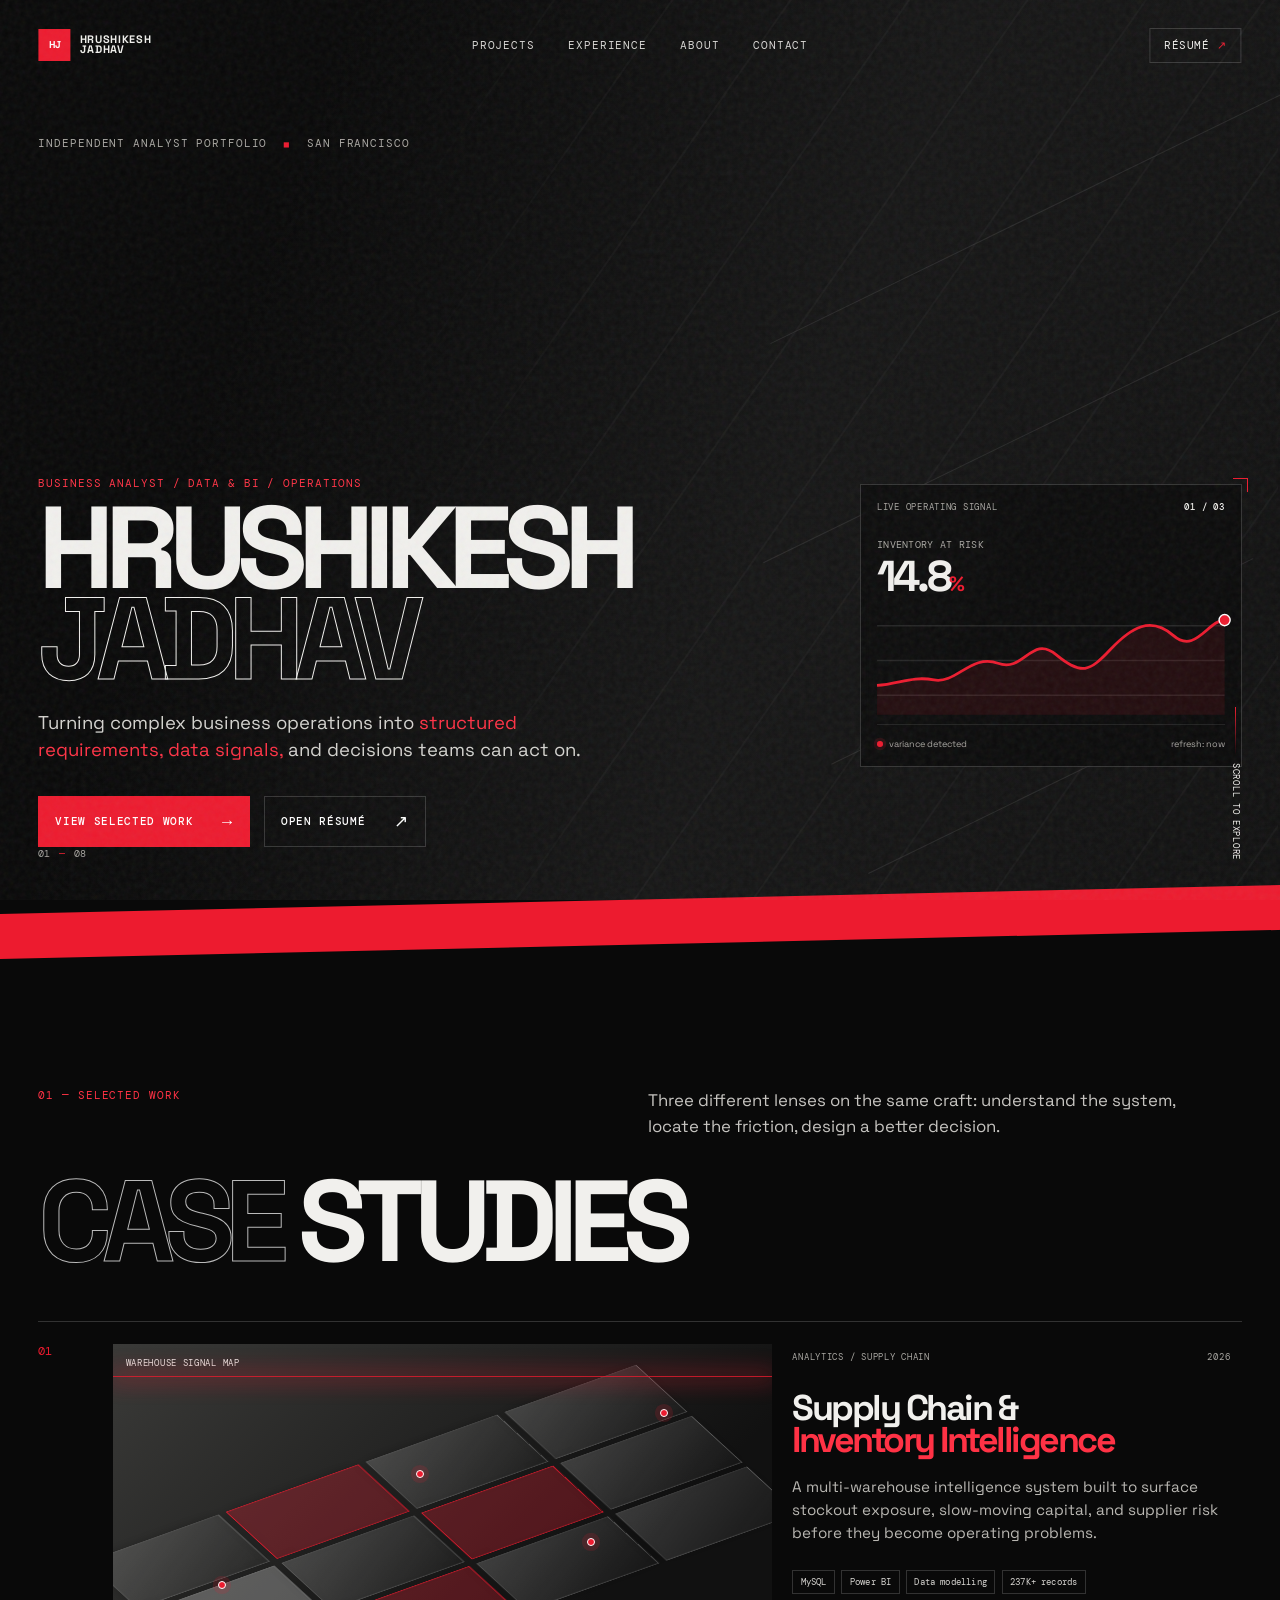
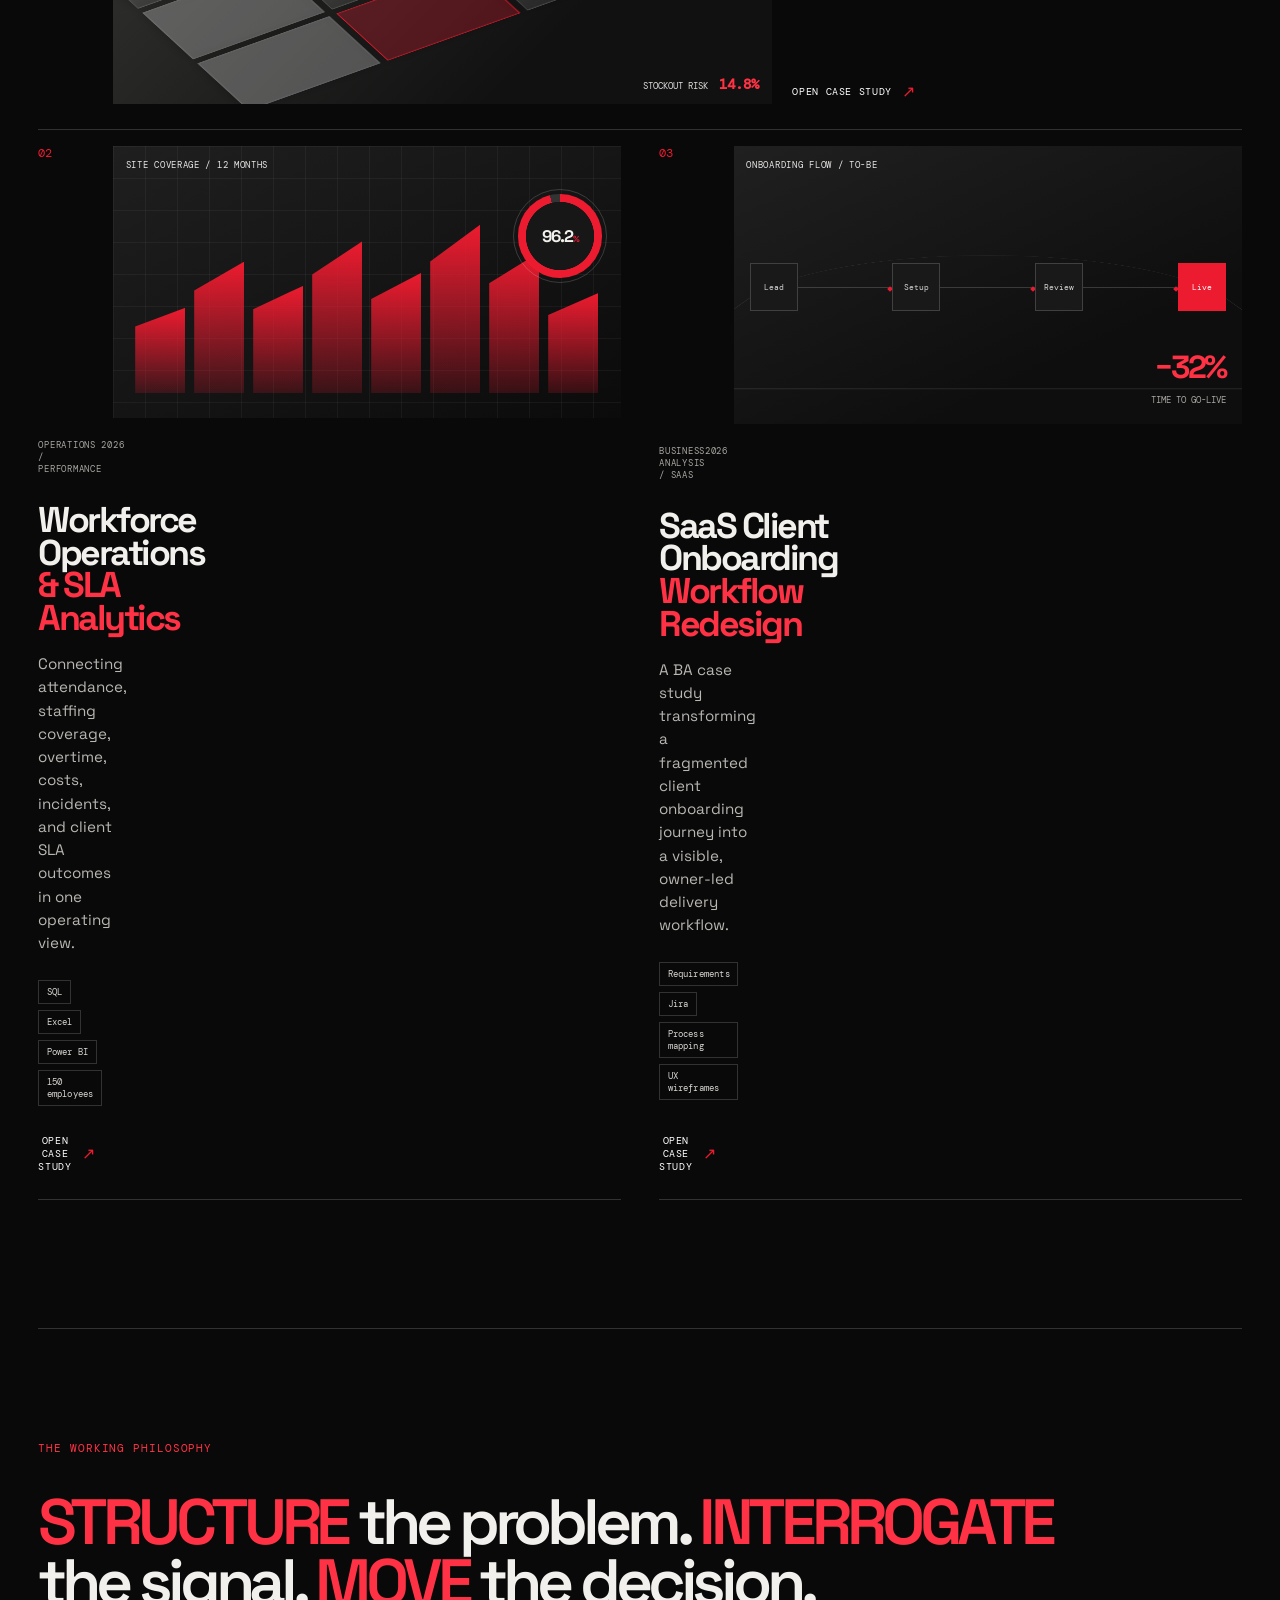
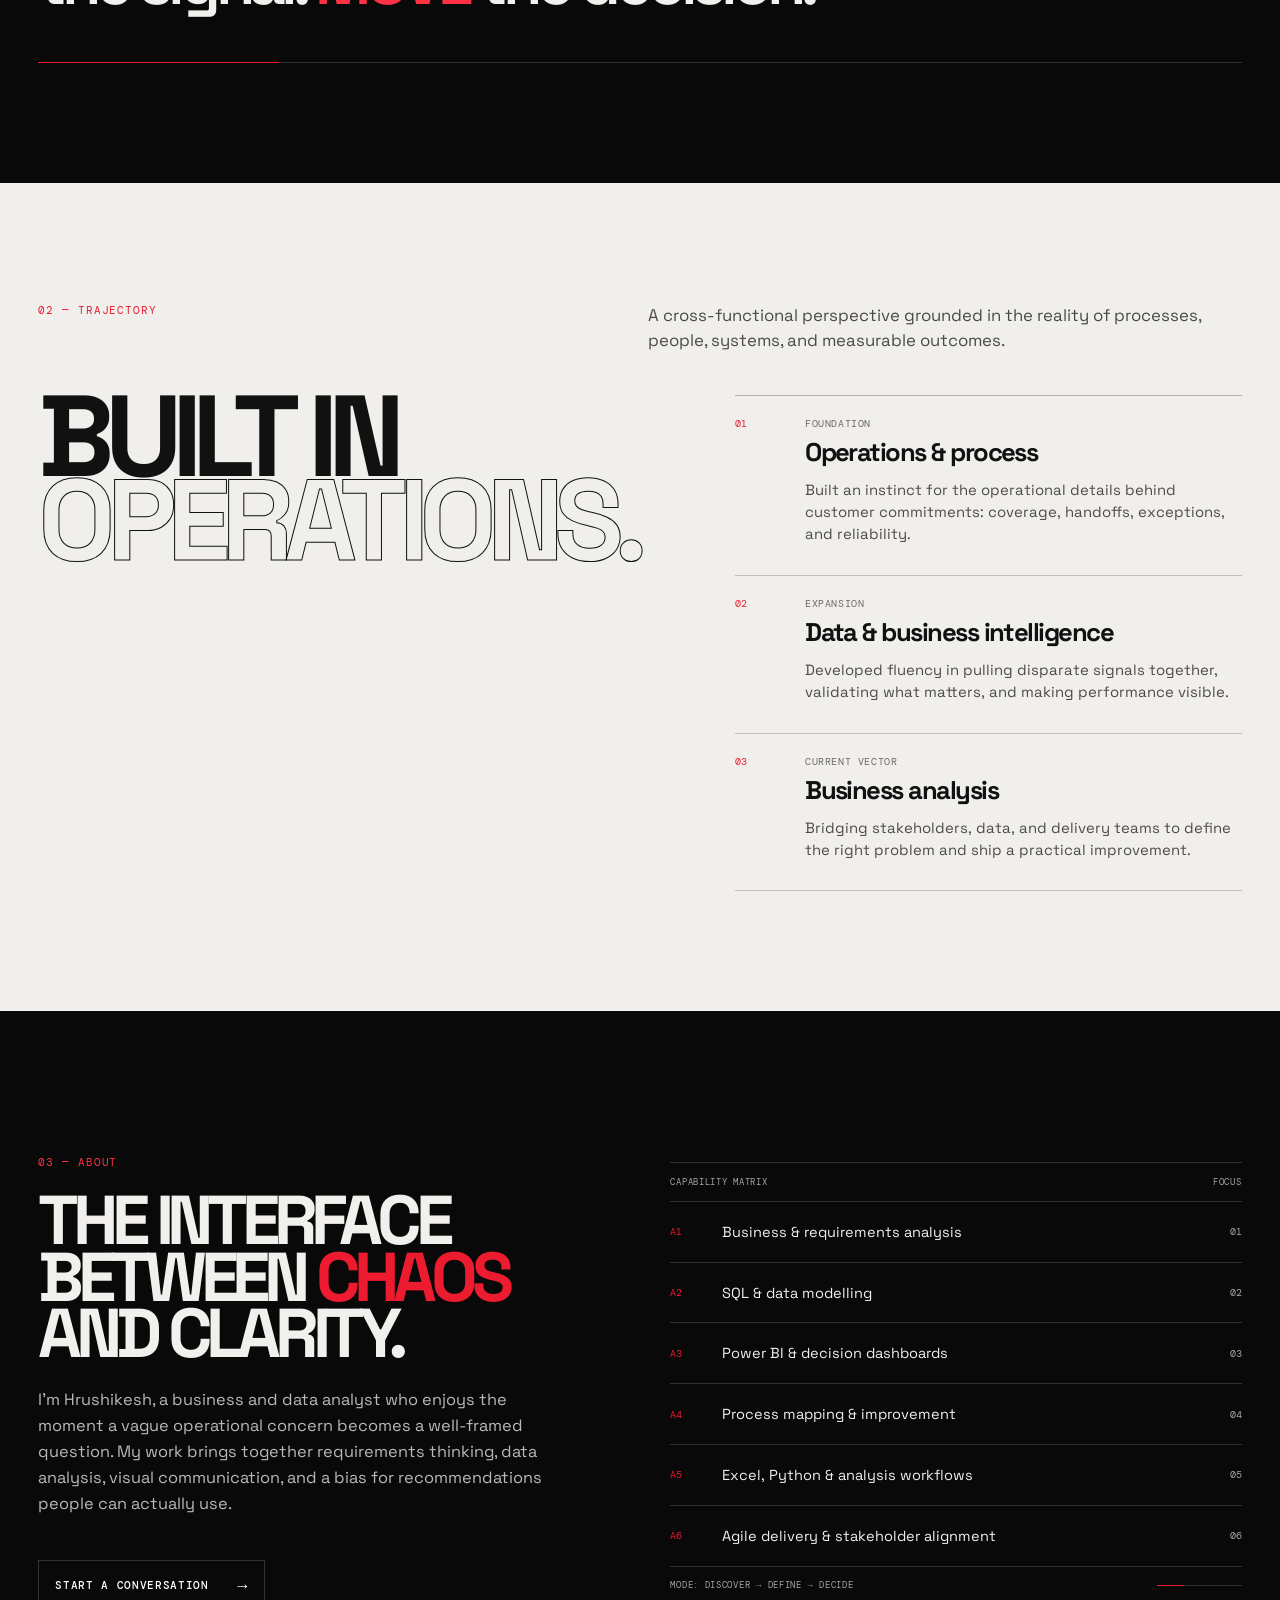
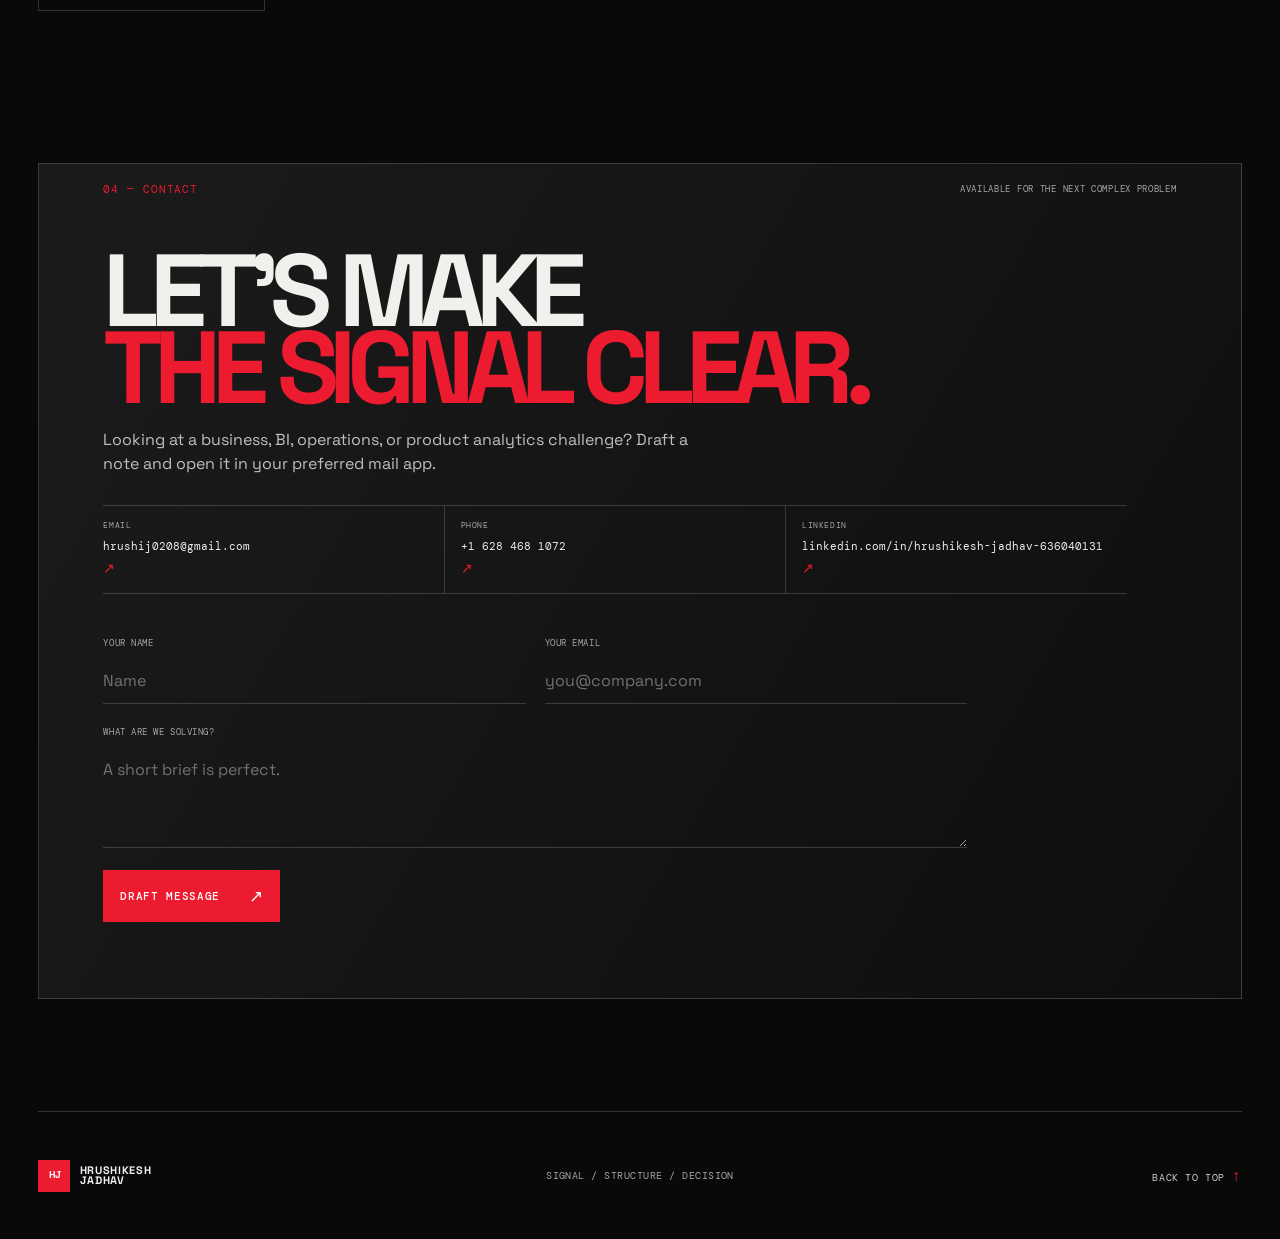
<file: index.html>
<!doctype html>
<html lang="en">
  <head>
    <meta charset="UTF-8" />
    <meta name="viewport" content="width=device-width, initial-scale=1.0" />
    <meta name="theme-color" content="#090909" />
    <meta
      name="description"
      content="Hrushikesh Jadhav — Business Analyst, Data & BI, and Operations Analytics portfolio."
    />
    <link rel="preconnect" href="https://fonts.googleapis.com" />
    <link rel="preconnect" href="https://fonts.gstatic.com" crossorigin />
    <link
      href="https://fonts.googleapis.com/css2?family=DM+Mono:wght@400;500&family=Space+Grotesk:wght@400;500;600;700&display=swap"
      rel="stylesheet"
    />
    <link
      rel="icon"
      type="image/svg+xml"
      href="data:image/svg+xml,%3Csvg xmlns='http://www.w3.org/2000/svg' viewBox='0 0 64 64'%3E%3Crect width='64' height='64' rx='12' fill='%23090909'/%3E%3Cpath d='M14 42 31 16l19 26H39l-8-12-7 12Z' fill='%23ee1b2e'/%3E%3C/svg%3E"
    />
    <link rel="stylesheet" href="styles.css" />
    <title>Hrushikesh Jadhav — Signal / Structure / Decision</title>
  </head>
  <body>
    <a class="skip-link" href="#main">Skip to content</a>
    <div class="grain" aria-hidden="true"></div>
    <div class="cursor-glow" aria-hidden="true"></div>

    <header class="site-header" data-header>
      <a class="wordmark" href="#top" aria-label="Hrushikesh Jadhav, home">
        <span class="wordmark-mark" aria-hidden="true">HJ</span>
        <span>HRUSHIKESH<br />JADHAV</span>
      </a>
      <button class="menu-toggle" type="button" aria-label="Open navigation" aria-expanded="false" data-menu-toggle>
        <span></span><span></span>
      </button>
      <nav class="primary-nav" aria-label="Primary navigation" data-nav>
        <a href="#projects">Projects</a>
        <a href="#experience">Experience</a>
        <a href="#about">About</a>
        <a href="#contact">Contact</a>
      </nav>
      <a class="nav-resume" href="resume.html">Résumé <span aria-hidden="true">↗</span></a>
    </header>

    <main id="main">
      <section class="hero section-shell" id="top" aria-labelledby="hero-title">
        <div class="hero-rails" aria-hidden="true"><i></i><i></i><i></i><i></i></div>
        <div class="hero-kicker reveal">Independent analyst portfolio <span>◼</span> San Francisco </div>
        <div class="hero-copy">
          <p class="eyebrow reveal">Business analyst / Data &amp; BI / Operations</p>
          <h1 id="hero-title" class="hero-title" aria-label="Hrushikesh Jadhav">
            <span class="reveal-word">HRUSHIKESH</span>
            <span class="reveal-word accent-word">JADHAV</span>
          </h1>
          <p class="hero-statement reveal">
            Turning complex business operations into <em>structured requirements, data signals,</em> and decisions teams can act on.
          </p>
          <div class="hero-actions reveal">
            <a class="button button-primary" href="#projects">View selected work <span>→</span></a>
            <a class="button button-quiet" href="resume.html">Open résumé <span>↗</span></a>
          </div>
        </div>
        <aside class="hero-instrument reveal" aria-label="Analyst dashboard preview">
          <div class="instrument-head"><span>LIVE OPERATING SIGNAL</span><b>01 / 03</b></div>
          <div class="instrument-main">
            <div><small>Inventory at risk</small><strong>14.8<span>%</span></strong></div>
            <svg viewBox="0 0 250 76" role="img" aria-label="Rising operational risk trend">
              <path class="grid-line" d="M0 62H250M0 37H250M0 12H250" />
              <path class="trend-fill" d="M0,55 C16,54 25,48 41,51 S68,32 87,39 S111,18 129,33 S153,45 168,29 S197,5 213,19 S238,8 250,8 V76 H0Z" />
              <path class="trend-line" d="M0,55 C16,54 25,48 41,51 S68,32 87,39 S111,18 129,33 S153,45 168,29 S197,5 213,19 S238,8 250,8" />
              <circle cx="250" cy="8" r="4" />
            </svg>
          </div>
          <div class="instrument-foot"><span><i></i> variance detected</span><span>refresh: now</span></div>
        </aside>
        <div class="hero-index" aria-hidden="true"><span>01</span><span>—</span><span>08</span></div>
        <a class="scroll-cue" href="#projects" aria-label="Scroll to selected work"><span></span>SCROLL TO EXPLORE</a>
      </section>

      <section class="signal-strip" aria-label="Core tools">
        <div class="signal-track">
          <span>SQL</span><i>✦</i><span>POWER BI</span><i>✦</i><span>EXCEL</span><i>✦</i><span>TABLEAU</span><i>✦</i><span>PYTHON</span><i>✦</i><span>JIRA</span><i>✦</i><span>PROCESS DESIGN</span><i>✦</i>
          <span>SQL</span><i>✦</i><span>POWER BI</span><i>✦</i><span>EXCEL</span><i>✦</i><span>TABLEAU</span><i>✦</i><span>PYTHON</span><i>✦</i><span>JIRA</span><i>✦</i><span>PROCESS DESIGN</span><i>✦</i>
        </div>
      </section>

      <section class="projects section-shell" id="projects" aria-labelledby="projects-title">
        <div class="section-top reveal">
          <p class="eyebrow">01 — Selected work</p>
          <p class="section-intro">Three different lenses on the same craft: understand the system, locate the friction, design a better decision.</p>
        </div>
        <h2 class="display-heading" id="projects-title"><span>CASE</span> STUDIES</h2>

        <div class="project-list">
          <article class="project-card project-card-featured reveal" data-project-card>
            <div class="project-ordinal">01</div>
            <div class="project-visual inventory-visual" aria-hidden="true">
              <div class="visual-label">WAREHOUSE SIGNAL MAP</div>
              <div class="inventory-grid"><i></i><i></i><i></i><i></i><i></i><i></i><i></i><i></i><i></i><i></i><i></i><i></i></div>
              <div class="scanline"></div>
              <div class="warehouse-nodes"><b style="--x:16%;--y:66%"></b><b style="--x:46%;--y:35%"></b><b style="--x:72%;--y:54%"></b><b style="--x:83%;--y:18%"></b></div>
              <div class="visual-readout">STOCKOUT RISK <strong>14.8%</strong></div>
            </div>
            <div class="project-content">
              <div class="project-meta"><span>Analytics / Supply Chain</span><span>2026</span></div>
              <h3>Supply Chain &amp;<br /><em>Inventory Intelligence</em></h3>
              <p>A multi-warehouse intelligence system built to surface stockout exposure, slow-moving capital, and supplier risk before they become operating problems.</p>
              <ul class="tool-list"><li>MySQL</li><li>Power BI</li><li>Data modelling</li><li>237K+ records</li></ul>
              <button class="text-link" type="button" data-open-project="inventory">Open case study <span>↗</span></button>
            </div>
          </article>

          <div class="project-pair">
            <article class="project-card reveal" data-project-card>
              <div class="project-ordinal">02</div>
              <div class="project-visual workforce-visual" aria-hidden="true">
                <div class="visual-label">SITE COVERAGE / 12 MONTHS</div>
                <div class="bar-cluster"><span style="--h:46%"></span><span style="--h:71%"></span><span style="--h:58%"></span><span style="--h:82%"></span><span style="--h:65%"></span><span style="--h:91%"></span><span style="--h:76%"></span><span style="--h:54%"></span></div>
                <div class="sla-ring"><span>96.2<small>%</small></span></div>
              </div>
              <div class="project-content">
                <div class="project-meta"><span>Operations / Performance</span><span>2026</span></div>
                <h3>Workforce Operations<br /><em>&amp; SLA Analytics</em></h3>
                <p>Connecting attendance, staffing coverage, overtime, costs, incidents, and client SLA outcomes in one operating view.</p>
                <ul class="tool-list"><li>SQL</li><li>Excel</li><li>Power BI</li><li>150 employees</li></ul>
                <button class="text-link" type="button" data-open-project="workforce">Open case study <span>↗</span></button>
              </div>
            </article>

            <article class="project-card reveal" data-project-card>
              <div class="project-ordinal">03</div>
              <div class="project-visual workflow-visual" aria-hidden="true">
                <div class="visual-label">ONBOARDING FLOW / TO-BE</div>
                <div class="flow-track"><span>Lead</span><i></i><span>Setup</span><i></i><span>Review</span><i></i><span>Live</span></div>
                <div class="workflow-metric"><b>−32%</b><span>time to go-live</span></div>
              </div>
              <div class="project-content">
                <div class="project-meta"><span>Business Analysis / SaaS</span><span>2026</span></div>
                <h3>SaaS Client Onboarding<br /><em>Workflow Redesign</em></h3>
                <p>A BA case study transforming a fragmented client onboarding journey into a visible, owner-led delivery workflow.</p>
                <ul class="tool-list"><li>Requirements</li><li>Jira</li><li>Process mapping</li><li>UX wireframes</li></ul>
                <button class="text-link" type="button" data-open-project="saas">Open case study <span>↗</span></button>
              </div>
            </article>
          </div>
        </div>
      </section>

      <section class="principle-band section-shell" aria-label="Approach">
        <p class="eyebrow reveal">The working philosophy</p>
        <p class="principle-text"><span>STRUCTURE</span> the problem. <span>INTERROGATE</span> the signal. <span>MOVE</span> the decision.</p>
        <div class="principle-rule" aria-hidden="true"><i></i></div>
      </section>

      <section class="experience section-shell" id="experience" aria-labelledby="experience-title">
        <div class="section-top reveal">
          <p class="eyebrow">02 — Trajectory</p>
          <p class="section-intro">A cross-functional perspective grounded in the reality of processes, people, systems, and measurable outcomes.</p>
        </div>
        <div class="experience-layout">
          <h2 class="display-heading" id="experience-title">BUILT IN<br /><span>OPERATIONS.</span></h2>
          <div class="trajectory">
            <article class="trajectory-item reveal"><span class="trajectory-no">01</span><div><p class="trajectory-year">FOUNDATION</p><h3>Operations &amp; process</h3><p>Built an instinct for the operational details behind customer commitments: coverage, handoffs, exceptions, and reliability.</p></div></article>
            <article class="trajectory-item reveal"><span class="trajectory-no">02</span><div><p class="trajectory-year">EXPANSION</p><h3>Data &amp; business intelligence</h3><p>Developed fluency in pulling disparate signals together, validating what matters, and making performance visible.</p></div></article>
            <article class="trajectory-item reveal"><span class="trajectory-no">03</span><div><p class="trajectory-year">CURRENT VECTOR</p><h3>Business analysis</h3><p>Bridging stakeholders, data, and delivery teams to define the right problem and ship a practical improvement.</p></div></article>
          </div>
        </div>
      </section>

      <section class="capability section-shell" id="about" aria-labelledby="about-title">
        <div class="about-split">
          <div class="about-copy reveal">
            <p class="eyebrow">03 — About</p>
            <h2 id="about-title">THE INTERFACE<br />BETWEEN <span>CHAOS</span><br />AND CLARITY.</h2>
            <p>I’m Hrushikesh, a business and data analyst who enjoys the moment a vague operational concern becomes a well-framed question. My work brings together requirements thinking, data analysis, visual communication, and a bias for recommendations people can actually use.</p>
            <a class="button button-outline" href="#contact">Start a conversation <span>→</span></a>
          </div>
          <div class="skill-matrix reveal" aria-label="Capabilities">
            <div class="matrix-head"><span>CAPABILITY MATRIX</span><span>FOCUS</span></div>
            <div class="skill-row"><span class="skill-id">A1</span><span>Business &amp; requirements analysis</span><b>01</b></div>
            <div class="skill-row"><span class="skill-id">A2</span><span>SQL &amp; data modelling</span><b>02</b></div>
            <div class="skill-row"><span class="skill-id">A3</span><span>Power BI &amp; decision dashboards</span><b>03</b></div>
            <div class="skill-row"><span class="skill-id">A4</span><span>Process mapping &amp; improvement</span><b>04</b></div>
            <div class="skill-row"><span class="skill-id">A5</span><span>Excel, Python &amp; analysis workflows</span><b>05</b></div>
            <div class="skill-row"><span class="skill-id">A6</span><span>Agile delivery &amp; stakeholder alignment</span><b>06</b></div>
            <div class="matrix-foot"><span>MODE: DISCOVER → DEFINE → DECIDE</span><i></i></div>
          </div>
        </div>
      </section>

      <section class="contact section-shell" id="contact" aria-labelledby="contact-title">
        <div class="contact-panel">
          <div class="contact-top"><p class="eyebrow">04 — Contact</p><span>AVAILABLE FOR THE NEXT COMPLEX PROBLEM</span></div>
          <h2 id="contact-title">LET'S MAKE<br /><em>THE SIGNAL CLEAR.</em></h2>
          <p class="contact-lead">Looking at a business, BI, operations, or product analytics challenge? Draft a note and open it in your preferred mail app.</p>
          <div class="contact-links" aria-label="Contact details">
            <a href="mailto:hrushij0208@gmail.com"><span>EMAIL</span>hrushij0208@gmail.com <b aria-hidden="true">↗</b></a>
            <a href="tel:+16284681072"><span>PHONE</span>+1 628 468 1072 <b aria-hidden="true">↗</b></a>
            <a href="https://www.linkedin.com/in/hrushikesh-jadhav-636040131/" target="_blank" rel="noreferrer"><span>LINKEDIN</span>linkedin.com/in/hrushikesh-jadhav-636040131 <b aria-hidden="true">↗</b></a>
          </div>
          <form class="contact-form" data-contact-form>
            <label>Your name <input name="name" autocomplete="name" required placeholder="Name" /></label>
            <label>Your email <input name="email" type="email" autocomplete="email" required placeholder="you@company.com" /></label>
            <label class="message-field">What are we solving?<textarea name="message" required placeholder="A short brief is perfect."></textarea></label>
            <div class="form-actions"><button class="button button-primary" type="submit">Draft message <span>↗</span></button><span class="form-status" role="status" aria-live="polite"></span></div>
          </form>
        </div>
      </section>
    </main>

    <footer class="site-footer section-shell">
      <a class="wordmark" href="#top"><span class="wordmark-mark" aria-hidden="true">HJ</span><span>HRUSHIKESH<br />JADHAV</span></a>
      <p>Signal / Structure / Decision</p>
      <a href="#top" class="back-top">BACK TO TOP <span>↑</span></a>
    </footer>

    <dialog class="project-dialog" id="inventory-dialog" aria-labelledby="inventory-title">
      <div class="dialog-bar"><span>CASE FILE / 01</span><button class="dialog-close" type="button" aria-label="Close project details">×</button></div>
      <div class="dialog-content">
        <p class="eyebrow">Supply Chain &amp; Inventory Intelligence</p>
        <h2 id="inventory-title">Make replenishment risk <em>visible before it hurts.</em></h2>
        <div class="case-summary"><p>For a fictional multi-warehouse distributor, inventory data lived across operational tables with no shared view of SKU health, stockout exposure, or supplier reliability.</p><dl><div><dt>DATA SCALE</dt><dd>237,600 inventory records</dd></div><div><dt>MODEL</dt><dd>Sales, purchases, products, suppliers, warehouses, calendar</dd></div><div><dt>OUTPUT</dt><dd>Decision-ready Power BI operating dashboard</dd></div></dl></div>
        <div class="case-grid"><section><h3>Questions framed</h3><ul><li>Which SKUs are most often approaching a stockout?</li><li>Where is cash tied up in slow-moving stock?</li><li>Which suppliers are adding replenishment risk?</li><li>What should management watch every week?</li></ul></section><section><h3>Approach</h3><ol><li>Validate relational data and define KPI logic</li><li>Use SQL to identify risk patterns and exceptions</li><li>Model inventory, demand, and supplier performance</li><li>Translate findings into replenishment priorities</li></ol></section></div>
        <div class="case-impact"><span>DESIGNED TO ANSWER</span><strong>“What needs attention <em>now</em>?”</strong></div>
      </div>
    </dialog>

    <dialog class="project-dialog" id="workforce-dialog" aria-labelledby="workforce-title">
      <div class="dialog-bar"><span>CASE FILE / 02</span><button class="dialog-close" type="button" aria-label="Close project details">×</button></div>
      <div class="dialog-content">
        <p class="eyebrow">Workforce Operations &amp; SLA Analytics</p>
        <h2 id="workforce-title">See the chain from absence <em>to client outcome.</em></h2>
        <div class="case-summary"><p>A synthetic workforce dataset models 10 client sites, 150 employees, 12 months of shifts, attendance, overtime, incidents, and service outcomes—one system, not six disconnected reports.</p><dl><div><dt>OPERATING SCOPE</dt><dd>10 sites / 150 people</dd></div><div><dt>TIME WINDOW</dt><dd>12 months of shift activity</dd></div><div><dt>KEY LINK</dt><dd>Staffing coverage → SLA performance</dd></div></dl></div>
        <div class="case-grid"><section><h3>Questions framed</h3><ul><li>Where does absenteeism turn into overtime?</li><li>Which sites are consistently short of planned coverage?</li><li>How is labour cost moving against service levels?</li><li>Which operating patterns precede incidents?</li></ul></section><section><h3>Deliverables</h3><ol><li>Site-level SLA and coverage scorecard</li><li>Attendance and overtime variance view</li><li>Monthly trend and exception analysis</li><li>Action list for operations leadership</li></ol></section></div>
        <div class="case-impact"><span>DESIGNED TO REVEAL</span><strong>“Where is the operation <em>leaking performance?</em>”</strong></div>
      </div>
    </dialog>

    <dialog class="project-dialog" id="saas-dialog" aria-labelledby="saas-title">
      <div class="dialog-bar"><span>CASE FILE / 03</span><button class="dialog-close" type="button" aria-label="Close project details">×</button></div>
      <div class="dialog-content">
        <p class="eyebrow">SaaS Client Onboarding Workflow Redesign</p>
        <h2 id="saas-title">Turn handoffs into a <em>visible delivery system.</em></h2>
        <div class="case-summary"><p>A fictional B2B SaaS team was losing momentum between sales handoff, implementation setup, and go-live. The intervention was a clearer workflow—not another dashboard.</p><dl><div><dt>PROBLEM</dt><dd>Delayed launches and unclear ownership</dd></div><div><dt>ROLE</dt><dd>Business analyst / process designer</dd></div><div><dt>OUTCOME TARGET</dt><dd>Shorter, more predictable onboarding</dd></div></dl></div>
        <div class="case-grid"><section><h3>BA toolkit</h3><ul><li>Stakeholder and pain-point map</li><li>As-is and to-be workflow design</li><li>Prioritised requirements and user stories</li><li>Wireframes and acceptance criteria</li></ul></section><section><h3>Example user story</h3><p class="story">As a customer success manager, I want to see onboarding status and blocked items for every account, so that I can intervene before the target go-live date.</p><p class="story-note">Acceptance signal: accountable owner and outstanding item are visible in a single view.</p></section></div>
        <div class="case-impact"><span>DESIGNED TO CREATE</span><strong>“A launch process the team can <em>actually steer.</em>”</strong></div>
      </div>
    </dialog>

    <script src="script.js"></script>
  </body>
</html>
</file>
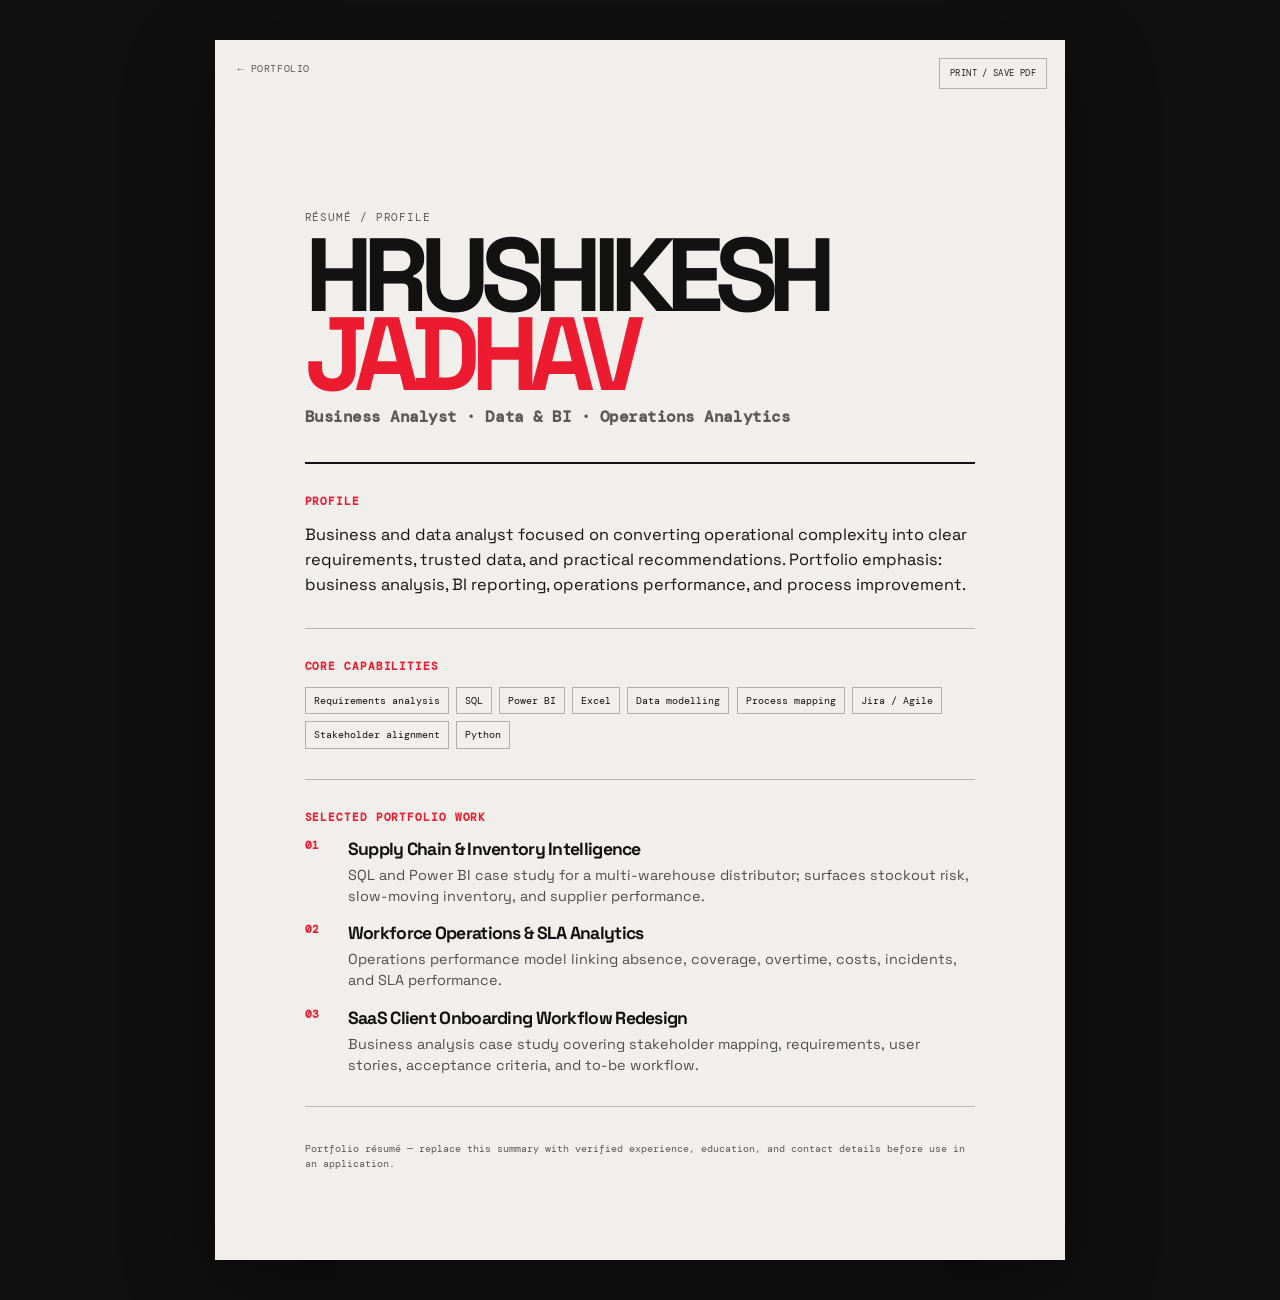
<file: resume.html>
<!doctype html>
<html lang="en">
  <head>
    <meta charset="UTF-8" />
    <meta name="viewport" content="width=device-width, initial-scale=1.0" />
    <meta name="theme-color" content="#090909" />
    <link rel="preconnect" href="https://fonts.googleapis.com" />
    <link rel="preconnect" href="https://fonts.gstatic.com" crossorigin />
    <link href="https://fonts.googleapis.com/css2?family=DM+Mono:wght@400;500&family=Space+Grotesk:wght@400;500;600;700&display=swap" rel="stylesheet" />
    <link rel="stylesheet" href="styles.css" />
    <title>Hrushikesh Jadhav — Résumé snapshot</title>
  </head>
  <body class="resume-page">
    <main class="resume-sheet">
      <a class="resume-back" href="index.html">← Portfolio</a>
      <div class="resume-actions"><button type="button" onclick="window.print()">Print / Save PDF</button></div>
      <header class="resume-header"><p>RÉSUMÉ / PROFILE</p><h1>HRUSHIKESH<br /><span>JADHAV</span></h1><p class="resume-role">Business Analyst · Data &amp; BI · Operations Analytics</p></header>
      <section class="resume-block"><h2>Profile</h2><p>Business and data analyst focused on converting operational complexity into clear requirements, trusted data, and practical recommendations. Portfolio emphasis: business analysis, BI reporting, operations performance, and process improvement.</p></section>
      <section class="resume-block"><h2>Core capabilities</h2><div class="resume-tags"><span>Requirements analysis</span><span>SQL</span><span>Power BI</span><span>Excel</span><span>Data modelling</span><span>Process mapping</span><span>Jira / Agile</span><span>Stakeholder alignment</span><span>Python</span></div></section>
      <section class="resume-block"><h2>Selected portfolio work</h2><div class="resume-work"><article><b>01</b><div><h3>Supply Chain &amp; Inventory Intelligence</h3><p>SQL and Power BI case study for a multi-warehouse distributor; surfaces stockout risk, slow-moving inventory, and supplier performance.</p></div></article><article><b>02</b><div><h3>Workforce Operations &amp; SLA Analytics</h3><p>Operations performance model linking absence, coverage, overtime, costs, incidents, and SLA performance.</p></div></article><article><b>03</b><div><h3>SaaS Client Onboarding Workflow Redesign</h3><p>Business analysis case study covering stakeholder mapping, requirements, user stories, acceptance criteria, and to-be workflow.</p></div></article></div></section>
      <p class="resume-disclaimer">Portfolio résumé — replace this summary with verified experience, education, and contact details before use in an application.</p>
    </main>
  </body>
</html>
</file>
<file: styles.css>
:root {
  --ink: #090909;
  --surface: #111111;
  --surface-raised: #161616;
  --line: rgba(255, 255, 255, 0.17);
  --line-soft: rgba(255, 255, 255, 0.09);
  --paper: #f1f0ed;
  --muted: #a8a6a1;
  --red: #ed1b2f;
  --red-bright: #ff3245;
  --mono: "DM Mono", "SFMono-Regular", Consolas, monospace;
  --sans: "Space Grotesk", "Arial Narrow", "Helvetica Neue", Arial, sans-serif;
  --shell: min(94vw, 1440px);
  color-scheme: dark;
  scroll-behavior: smooth;
}

* { box-sizing: border-box; }
html { background: var(--ink); }
body {
  margin: 0;
  min-width: 320px;
  background: var(--ink);
  color: var(--paper);
  font-family: var(--sans);
  overflow-x: hidden;
}
body.menu-open { overflow: hidden; }
button, input, textarea { font: inherit; }
button, a { -webkit-tap-highlight-color: transparent; }
a { color: inherit; text-decoration: none; }
button { color: inherit; }

.skip-link { position: fixed; z-index: 100; top: -4rem; left: 1rem; padding: .7rem 1rem; background: var(--red); color: white; font-weight: 700; transition: top .2s; }
.skip-link:focus { top: 1rem; }
.section-shell { width: var(--shell); margin-inline: auto; }
.eyebrow, .hero-kicker, .project-meta, .visual-label, .instrument-head, .matrix-head, .matrix-foot, .contact-top, .dialog-bar, .resume-header > p, .resume-block h2 { font-family: var(--mono); font-size: .7rem; letter-spacing: .08em; text-transform: uppercase; }
.eyebrow { color: var(--red-bright); margin: 0; }

.grain { position: fixed; z-index: 30; inset: 0; pointer-events: none; opacity: .085; background-image: url("data:image/svg+xml,%3Csvg viewBox='0 0 180 180' xmlns='http://www.w3.org/2000/svg'%3E%3Cfilter id='n'%3E%3CfeTurbulence type='fractalNoise' baseFrequency='.9' numOctaves='4' stitchTiles='stitch'/%3E%3C/filter%3E%3Crect width='100%25' height='100%25' filter='url(%23n)' opacity='.75'/%3E%3C/svg%3E"); }
.cursor-glow { position: fixed; z-index: 0; width: 25rem; height: 25rem; border-radius: 50%; pointer-events: none; opacity: .12; background: radial-gradient(circle, var(--red) 0%, rgba(237,27,47,0) 66%); translate: -50% -50%; filter: blur(8px); transition: opacity .2s ease; }

.site-header { position: fixed; z-index: 20; top: 0; left: 50%; display: grid; grid-template-columns: 1fr auto 1fr; align-items: center; width: var(--shell); min-height: 5.7rem; translate: -50% 0; border-bottom: 1px solid transparent; transition: min-height .35s ease, background .35s, border-color .35s; }
.site-header.is-scrolled { min-height: 4.6rem; background: rgba(9,9,9,.8); border-color: var(--line-soft); backdrop-filter: blur(16px); }
.wordmark { display: inline-flex; align-items: center; gap: .58rem; width: fit-content; font-size: .68rem; font-weight: 700; line-height: .9; letter-spacing: .06em; }
.wordmark-mark { display: grid; width: 2rem; height: 2rem; place-items: center; color: #fff; background: var(--red); font-size: .62rem; letter-spacing: -.08em; }
.primary-nav { display: flex; align-items: center; gap: 2.1rem; font-family: var(--mono); font-size: .66rem; letter-spacing: .08em; text-transform: uppercase; }
.primary-nav a { position: relative; color: #d8d7d4; }
.primary-nav a::after { position: absolute; bottom: -.45rem; left: 0; width: 0; height: 1px; content: ""; background: var(--red); transition: width .25s ease; }
.primary-nav a:hover::after, .primary-nav a:focus-visible::after { width: 100%; }
.nav-resume { justify-self: end; padding: .62rem .85rem; border: 1px solid var(--line); font-family: var(--mono); font-size: .66rem; letter-spacing: .06em; text-transform: uppercase; transition: .25s ease; }
.nav-resume span { color: var(--red); }
.nav-resume:hover, .nav-resume:focus-visible { border-color: var(--red); background: var(--red); }
.nav-resume:hover span, .nav-resume:focus-visible span { color: white; }
.menu-toggle { display: none; }

.hero { position: relative; display: grid; grid-template-columns: minmax(0, 1.55fr) minmax(19rem, .72fr); grid-template-rows: auto 1fr auto; min-height: 100svh; padding-top: 8.5rem; padding-bottom: 2.5rem; isolation: isolate; }
.hero::before { position: absolute; z-index: -2; top: 0; right: calc((100vw - var(--shell)) / -2); bottom: 0; left: calc((100vw - var(--shell)) / -2); content: ""; background: linear-gradient(110deg, #090909 22%, #161616 60%, #111 100%); }
.hero::after { position: absolute; z-index: -1; inset: 0 -3% 0 28%; content: ""; opacity: .38; background: repeating-linear-gradient(125deg, transparent 0 48px, rgba(255,255,255,.08) 49px 50px, transparent 51px 97px); mask-image: linear-gradient(90deg, transparent, #000 25%, #000); }
.hero-kicker { grid-column: 1 / -1; align-self: start; color: var(--muted); }
.hero-kicker span { margin-inline: .5rem; color: var(--red); font-size: .48rem; }
.hero-copy { align-self: center; padding-top: 3rem; }
.hero-title { max-width: 58rem; margin: .85rem 0 1.5rem; font-size: clamp(4rem, 9.1vw, 9.7rem); font-weight: 700; line-height: .78; letter-spacing: -.085em; }
.hero-title > span { display: block; }
.accent-word { color: transparent; -webkit-text-stroke: 1px var(--paper); }
.hero-statement { max-width: 38rem; margin: 0; color: #d4d3cf; font-size: clamp(1rem, 1.45vw, 1.28rem); line-height: 1.48; }
.hero-statement em { color: var(--red-bright); font-style: normal; }
.hero-actions { display: flex; flex-wrap: wrap; gap: .9rem; margin-top: 2rem; }
.button { display: inline-flex; align-items: center; justify-content: center; gap: 1.8rem; min-height: 3.2rem; padding: .7rem 1rem; border: 1px solid transparent; font-family: var(--mono); font-size: .68rem; font-weight: 500; letter-spacing: .06em; text-transform: uppercase; transition: background .25s, border .25s, transform .25s, color .25s; cursor: pointer; }
.button span { color: inherit; font-size: 1.05rem; line-height: 0; }
.button:hover, .button:focus-visible { transform: translateY(-3px); }
.button-primary { background: var(--red); border-color: var(--red); color: #fff; }
.button-primary:hover, .button-primary:focus-visible { background: var(--red-bright); border-color: var(--red-bright); }
.button-quiet { border-color: var(--line); color: #fff; }
.button-quiet:hover, .button-quiet:focus-visible { border-color: #fff; }
.button-outline { margin-top: 1.7rem; border-color: var(--line); color: #fff; }
.button-outline:hover, .button-outline:focus-visible { color: #fff; border-color: var(--red); background: var(--red); }

.hero-instrument { position: relative; align-self: end; margin-bottom: 5rem; padding: 1rem; border: 1px solid var(--line); background: rgba(5,5,5,.47); backdrop-filter: blur(5px); }
.hero-instrument::before { position: absolute; top: -.45rem; right: -.45rem; width: .85rem; height: .85rem; content: ""; border-top: 1px solid var(--red); border-right: 1px solid var(--red); }
.instrument-head, .instrument-foot { display: flex; justify-content: space-between; color: var(--muted); font-size: .57rem; }
.instrument-head b { color: var(--paper); font-weight: 500; }
.instrument-main { padding: 1.55rem 0 .6rem; }
.instrument-main small { display: block; color: var(--muted); font-family: var(--mono); font-size: .6rem; letter-spacing: .03em; text-transform: uppercase; }
.instrument-main strong { display: block; margin-top: .3rem; font-size: 2.7rem; line-height: 1; letter-spacing: -.08em; }
.instrument-main strong span { color: var(--red); font-size: 1.3rem; }
.instrument-main svg { display: block; width: 100%; margin-top: .65rem; overflow: visible; }
.grid-line { fill: none; stroke: rgba(255,255,255,.1); stroke-width: 1; }
.trend-fill { fill: url(#none); fill: rgba(237,27,47,.1); }
.trend-line { fill: none; stroke: var(--red); stroke-width: 2; }
.instrument-main circle { fill: var(--red); stroke: #fff; stroke-width: 1; }
.instrument-foot { padding-top: .8rem; border-top: 1px solid var(--line-soft); }
.instrument-foot i { display: inline-block; width: .35rem; height: .35rem; margin-right: .3rem; border-radius: 50%; background: var(--red); box-shadow: 0 0 0 .2rem rgba(237,27,47,.13); }
.hero-index { grid-column: 1; align-self: end; display: flex; gap: .55rem; align-items: center; color: var(--muted); font-family: var(--mono); font-size: .65rem; }
.hero-index span:nth-child(2) { color: var(--red); }
.scroll-cue { position: absolute; right: 0; bottom: 2.5rem; display: flex; align-items: center; gap: .5rem; font-family: var(--mono); font-size: .55rem; letter-spacing: .08em; writing-mode: vertical-rl; text-transform: uppercase; }
.scroll-cue span { width: 1px; height: 3rem; background: linear-gradient(var(--red), transparent); }
.hero-rails i { position: absolute; z-index: -1; display: block; height: 1px; background: var(--line-soft); transform-origin: right; transform: rotate(-26deg); }
.hero-rails i:nth-child(1) { top: 10%; right: -4%; width: 48%; }.hero-rails i:nth-child(2) { top: 32%; right: -7%; width: 52%; }.hero-rails i:nth-child(3) { top: 62%; right: -1%; width: 39%; }.hero-rails i:nth-child(4) { top: 80%; right: 5%; width: 29%; }

.signal-strip { position: relative; z-index: 1; overflow: hidden; padding: .92rem 0; color: #fff; background: var(--red); transform: rotate(-1.3deg) scale(1.02); }
.signal-track { display: flex; width: max-content; align-items: center; gap: 1.45rem; font-family: var(--mono); font-size: .72rem; font-weight: 500; letter-spacing: .08em; white-space: nowrap; animation: ticker 30s linear infinite; }
.signal-track i { font-size: .47rem; font-style: normal; }
@keyframes ticker { to { transform: translateX(-50%); } }

.projects { padding-top: 9rem; padding-bottom: 8rem; }
.section-top { display: grid; grid-template-columns: 1fr 1fr; gap: 1rem; align-items: start; margin-bottom: 2.6rem; }
.section-intro { max-width: 35rem; margin: 0; color: #c6c4c0; font-size: 1.05rem; line-height: 1.5; }
.display-heading { margin: 0 0 3.5rem; font-size: clamp(4rem, 9vw, 10rem); font-weight: 700; line-height: .73; letter-spacing: -.085em; }
.display-heading span { color: transparent; -webkit-text-stroke: 1px rgba(255,255,255,.72); }
.project-list { border-top: 1px solid var(--line); }
.project-card { position: relative; display: grid; grid-template-columns: 3.35rem minmax(0, 1fr); gap: 1.3rem; min-width: 0; padding: 1rem 0 1.6rem; border-bottom: 1px solid var(--line); }
.project-card-featured { grid-template-columns: 3.35rem minmax(21rem, 1.32fr) minmax(19rem, .9fr); gap: 1.3rem; padding-top: 1.4rem; }
.project-ordinal { color: var(--red); font-family: var(--mono); font-size: .72rem; }
.project-visual { position: relative; min-height: 22.5rem; overflow: hidden; background: #191919; isolation: isolate; }
.project-pair { display: grid; grid-template-columns: 1fr 1fr; column-gap: 2.4rem; }
.project-pair .project-visual { min-height: 17rem; }
.project-content { display: flex; flex-direction: column; align-items: flex-start; min-width: 0; }
.project-card-featured .project-content { padding: .45rem .7rem .1rem 0; }
.project-meta { display: flex; width: 100%; justify-content: space-between; color: var(--muted); font-size: .57rem; }
.project-content h3 { margin: 1.8rem 0 1.1rem; font-size: clamp(1.7rem, 2.8vw, 3.5rem); line-height: .91; letter-spacing: -.07em; }
.project-content h3 em { color: var(--red-bright); font-style: normal; }
.project-content > p { max-width: 36rem; margin: 0; color: #b9b7b2; font-size: .95rem; line-height: 1.53; }
.tool-list { display: flex; flex-wrap: wrap; gap: .4rem; margin: 1.6rem 0 1.8rem; padding: 0; list-style: none; }
.tool-list li { padding: .3rem .46rem; border: 1px solid var(--line); color: #d8d6d2; font-family: var(--mono); font-size: .57rem; letter-spacing: .02em; }
.text-link { display: inline-flex; align-items: center; gap: .65rem; margin-top: auto; padding: 0; border: none; color: #fff; background: transparent; font-family: var(--mono); font-size: .65rem; letter-spacing: .06em; text-transform: uppercase; cursor: pointer; }
.text-link span { color: var(--red); font-size: 1rem; transition: transform .25s; }.text-link:hover span, .text-link:focus-visible span { transform: translate(3px,-3px); }
.project-card::after { position: absolute; bottom: -1px; left: 0; width: 0; height: 1px; content: ""; background: var(--red); transition: width .55s cubic-bezier(.19,1,.22,1); }.project-card:hover::after { width: 100%; }
.visual-label { position: absolute; z-index: 2; top: .8rem; left: .8rem; color: #e8e6e3; font-size: .55rem; }

.inventory-visual { background: linear-gradient(135deg, #3a3a38, #111 72%); }
.inventory-grid { position: absolute; inset: 3rem 1.3rem 1.3rem; display: grid; grid-template-columns: repeat(4,1fr); gap: .5rem; perspective: 340px; transform: rotateX(55deg) rotateZ(-32deg) scale(1.05); }
.inventory-grid i { position: relative; border: 1px solid rgba(255,255,255,.18); background: linear-gradient(145deg, rgba(255,255,255,.16), rgba(255,255,255,.025)); box-shadow: 0 0 1rem rgba(0,0,0,.25); }.inventory-grid i:nth-child(2),.inventory-grid i:nth-child(7),.inventory-grid i:nth-child(10) { border-color: rgba(237,27,47,.9); background: rgba(237,27,47,.28); }.inventory-grid i:nth-child(5),.inventory-grid i:nth-child(9) { background: rgba(255,255,255,.25); }
.scanline { position: absolute; z-index: 3; top: 2rem; right: 0; left: 0; height: 1px; background: var(--red); opacity: .8; box-shadow: 0 0 1.4rem .3rem rgba(237,27,47,.5); animation: scan 5s ease-in-out infinite; }.warehouse-nodes b { position: absolute; z-index: 4; top: var(--y); left: var(--x); display: block; width: .5rem; height: .5rem; border: 1px solid #fff; border-radius: 50%; background: var(--red); box-shadow: 0 0 0 .32rem rgba(237,27,47,.15); }.visual-readout { position: absolute; z-index: 3; right: .8rem; bottom: .7rem; color: #deddda; font-family: var(--mono); font-size: .55rem; }.visual-readout strong { margin-left: .35rem; color: var(--red-bright); font-size: .85rem; }
@keyframes scan { 0%,100% { transform: translateY(0); opacity: 0; } 15%,85% { opacity: .8; } 50% { transform: translateY(18rem); opacity: 1; } }

.workforce-visual { background: linear-gradient(155deg, #1f1f20 0%, #0b0b0b 100%); }.workforce-visual::before { position: absolute; inset: 0; content: ""; opacity: .35; background-image: linear-gradient(rgba(255,255,255,.13) 1px, transparent 1px), linear-gradient(90deg,rgba(255,255,255,.13) 1px,transparent 1px); background-size: 2rem 2rem; }
.bar-cluster { position: absolute; right: 1.4rem; bottom: 1.6rem; left: 1.4rem; display: flex; height: 68%; gap: .55rem; align-items: end; }.bar-cluster span { width: 100%; height: var(--h); background: linear-gradient(var(--red), rgba(237,27,47,.18)); clip-path: polygon(0 100%, 0 22%, 100% 0, 100% 100%); transition: height .45s; }.project-card:hover .bar-cluster span:nth-child(odd) { height: calc(var(--h) + 8%); }
.sla-ring { position: absolute; top: 3rem; right: 1.2rem; display: grid; width: 5.2rem; height: 5.2rem; place-items: center; border-radius: 50%; background: radial-gradient(circle at center, #171717 57%, transparent 58%), conic-gradient(var(--red) 0deg 346deg, rgba(255,255,255,.13) 346deg); }.sla-ring::after { position:absolute; inset:-.35rem; border: 1px solid var(--line); border-radius:50%; content:""; }.sla-ring span { position: relative; z-index: 1; font-size: 1.05rem; font-weight: 700; letter-spacing: -.06em; }.sla-ring small { color: var(--red); font-size: .55rem; }

.workflow-visual { background: linear-gradient(155deg, #202020, #0e0e0e 72%); }.workflow-visual::before { position: absolute; inset: 2.6rem .9rem .9rem; content: ""; border: 1px solid var(--line-soft); border-radius: 50% 50% 0 0; transform: perspective(270px) rotateX(58deg); }.flow-track { position: absolute; top: 42%; right: 1rem; left: 1rem; display: flex; align-items: center; justify-content: space-between; }.flow-track span { position: relative; z-index: 1; display: grid; width: 3rem; height: 3rem; place-items: center; border: 1px solid var(--line); background: #191919; color: #d7d6d3; font-family: var(--mono); font-size: .5rem; }.flow-track span:last-child { border-color: var(--red); color: #fff; background: var(--red); }.flow-track i { display: block; flex: 1; height: 1px; background: var(--line); }.flow-track i::after { float: right; width: 4px; height: 4px; content: ""; background: var(--red); transform: rotate(45deg); }.workflow-metric { position: absolute; right: 1rem; bottom: 1rem; text-align: right; }.workflow-metric b { display: block; color: var(--red-bright); font-size: 2rem; letter-spacing: -.08em; }.workflow-metric span { color: var(--muted); font-family: var(--mono); font-size: .55rem; text-transform: uppercase; }

.principle-band { padding: 7rem 0 7.5rem; border-top: 1px solid var(--line); }.principle-text { max-width: 68rem; margin: 2.3rem 0 3.1rem; font-size: clamp(2.25rem, 5vw, 5.65rem); font-weight: 600; line-height: .94; letter-spacing: -.08em; }.principle-text span { color: var(--red-bright); }.principle-rule { position: relative; height: 1px; background: var(--line); overflow: hidden; }.principle-rule i { display: block; width: 20%; height: 100%; background: var(--red); animation: runline 5s ease-in-out infinite; }@keyframes runline { 0%,100% { transform: translateX(-100%); } 50% { transform: translateX(500%); } }

.experience { padding: 7.5rem 0; background: #f0efec; color: #111; }.experience::before, .experience::after { position: absolute; content: ""; }.experience { position: relative; width: 100%; padding-left: max(3vw, calc((100vw - var(--shell))/2)); padding-right: max(3vw, calc((100vw - var(--shell))/2)); }.experience .section-top { width: min(100%, 1440px); margin-inline: auto; }.experience .eyebrow { color: var(--red); }.experience .section-intro { color: #4b4a48; }.experience-layout { display: grid; grid-template-columns: 1.1fr 1fr; gap: 6rem; width: min(100%, 1440px); margin: 0 auto; }.experience .display-heading { margin: 0; }.experience .display-heading span { -webkit-text-stroke-color: #111; }
.trajectory { border-top: 1px solid rgba(0,0,0,.25); }.trajectory-item { display: grid; grid-template-columns: 3.4rem 1fr; gap: 1rem; padding: 1.35rem 0 1.85rem; border-bottom: 1px solid rgba(0,0,0,.2); }.trajectory-no, .trajectory-year { font-family: var(--mono); font-size: .62rem; letter-spacing: .06em; }.trajectory-no { color: var(--red); }.trajectory-year { margin: 0 0 .35rem; color: #6b6966; }.trajectory-item h3 { margin: 0; font-size: clamp(1.4rem,2vw,2rem); letter-spacing: -.06em; }.trajectory-item div > p:last-child { max-width: 30rem; margin: .7rem 0 0; color: #4d4b49; font-size: .93rem; line-height: 1.48; }

.capability { padding: 9rem 0 9.5rem; }.about-split { display: grid; grid-template-columns: minmax(0,.95fr) minmax(22rem,1.05fr); gap: clamp(3rem, 9vw, 13rem); align-items: center; }.about-copy h2 { margin: 1.4rem 0 1.6rem; font-size: clamp(2.8rem,5.4vw,6.15rem); line-height: .82; letter-spacing: -.09em; }.about-copy h2 span { color: var(--red); }.about-copy > p:not(.eyebrow) { max-width: 33rem; color: #bbb9b5; font-size: 1.02rem; line-height: 1.58; }.skill-matrix { border-top: 1px solid var(--line); }.matrix-head, .matrix-foot { display: flex; justify-content: space-between; padding: .8rem 0; color: var(--muted); font-size: .55rem; }.skill-row { display: grid; grid-template-columns: 2.4rem 1fr 2rem; gap: .8rem; align-items: center; min-height: 3.8rem; border-top: 1px solid var(--line); transition: padding .22s, background .22s; }.skill-row:hover { padding-inline: .6rem; background: rgba(255,255,255,.045); }.skill-id, .skill-row b { color: var(--red); font-family: var(--mono); font-size: .6rem; font-weight: 400; }.skill-row b { justify-self: end; color: var(--muted); }.skill-row span:nth-child(2) { font-size: .91rem; }.matrix-foot { border-top: 1px solid var(--line); }.matrix-foot i { width: 5.3rem; height: 1px; margin-top: .35rem; background: linear-gradient(90deg,var(--red) 32%,var(--line) 32%); }

.contact { padding-bottom: 7rem; }.contact-panel { padding: 1.1rem clamp(1.35rem,5vw,5rem) clamp(2rem,6vw,5rem); border: 1px solid var(--line); background: linear-gradient(120deg,#1b1b1b,#0e0e0e); }.contact-top { display: flex; justify-content: space-between; gap: 2rem; align-items: center; color: var(--muted); font-size: .55rem; }.contact-top .eyebrow { color: var(--red); }.contact-panel h2 { max-width: 58rem; margin: 3.5rem 0 1.3rem; font-size: clamp(3.5rem,8vw,8.5rem); line-height: .76; letter-spacing: -.09em; }.contact-panel h2 em { color: var(--red); font-style: normal; }.contact-lead { max-width: 39rem; margin: 0; color: #c1bfbb; line-height: 1.5; }.contact-links { display: grid; grid-template-columns: repeat(3,minmax(0,1fr)); gap: 0; max-width: 64rem; margin-top: 1.8rem; border-top: 1px solid var(--line); border-bottom: 1px solid var(--line); }.contact-links a { display: grid; gap: .45rem; min-width: 0; padding: .9rem 1rem .9rem 0; border-right: 1px solid var(--line); color: #eee; font-family: var(--mono); font-size: .67rem; line-height: 1.35; overflow-wrap: anywhere; transition: color .2s, background .2s, padding .2s; }.contact-links a + a { padding-left: 1rem; }.contact-links a:last-child { border-right: 0; }.contact-links a span { color: var(--muted); font-size: .52rem; letter-spacing: .07em; }.contact-links a b { color: var(--red); font-size: .85rem; font-weight: 400; }.contact-links a:hover, .contact-links a:focus-visible { color: #fff; background: rgba(255,255,255,.045); }.contact-form { display: grid; grid-template-columns: 1fr 1fr; gap: 1.4rem 1.15rem; max-width: 54rem; margin-top: 2.7rem; }.contact-form label { color: var(--muted); font-family: var(--mono); font-size: .57rem; letter-spacing: .06em; text-transform: uppercase; }.contact-form input, .contact-form textarea { display: block; width: 100%; margin-top: .55rem; padding: .75rem 0; border: 0; border-bottom: 1px solid var(--line); outline: none; background: transparent; color: white; font-family: var(--sans); font-size: 1rem; letter-spacing: 0; text-transform: none; transition: border .2s; }.contact-form input::placeholder, .contact-form textarea::placeholder { color: #72716e; }.contact-form input:focus, .contact-form textarea:focus { border-color: var(--red); }.contact-form textarea { min-height: 6.3rem; resize: vertical; }.message-field { grid-column: 1 / -1; }.form-actions { grid-column: 1 / -1; display: flex; flex-wrap: wrap; gap: 1rem; align-items: center; }.form-status { color: #c5c3be; font-size: .83rem; }

.site-footer { display: grid; grid-template-columns: 1fr auto 1fr; align-items: center; min-height: 8rem; padding-block: 1rem; border-top: 1px solid var(--line); }.site-footer > p { margin: 0; color: var(--muted); font-family: var(--mono); font-size: .6rem; letter-spacing: .05em; text-transform: uppercase; }.back-top { justify-self: end; color: #cfcdc9; font-family: var(--mono); font-size: .6rem; letter-spacing: .06em; }.back-top span { color: var(--red); font-size: 1rem; }

.project-dialog { width: min(92vw, 1000px); max-height: min(85vh, 860px); padding: 0; border: 1px solid rgba(255,255,255,.25); color: var(--paper); background: #111; box-shadow: 0 2rem 6rem rgba(0,0,0,.7); }.project-dialog::backdrop { background: rgba(0,0,0,.76); backdrop-filter: blur(8px); }.dialog-bar { position: sticky; z-index: 2; top: 0; display: flex; min-height: 3.6rem; align-items: center; justify-content: space-between; padding: 0 1.2rem; border-bottom: 1px solid var(--line); color: var(--muted); background: rgba(17,17,17,.93); backdrop-filter: blur(8px); }.dialog-close { display: grid; width: 2rem; height: 2rem; place-items: center; border: 1px solid var(--line); background: transparent; color: #fff; font-size: 1.4rem; font-weight: 300; cursor: pointer; transition: .2s; }.dialog-close:hover, .dialog-close:focus-visible { border-color: var(--red); background: var(--red); }.dialog-content { padding: clamp(1.6rem,5vw,4.5rem); }.dialog-content > h2 { max-width: 47rem; margin: 1.1rem 0 2.7rem; font-size: clamp(2.3rem,5vw,5rem); line-height: .86; letter-spacing: -.08em; }.dialog-content h2 em, .case-impact em { color: var(--red); font-style: normal; }.case-summary { display: grid; grid-template-columns: 1.1fr .9fr; gap: 3rem; padding-block: 1.5rem 2rem; border-top: 1px solid var(--line); border-bottom: 1px solid var(--line); }.case-summary > p { margin: 0; color: #c5c3bf; font-size: 1.03rem; line-height: 1.55; }.case-summary dl { margin: 0; }.case-summary dl div { display: flex; gap: 1rem; justify-content: space-between; padding: .55rem 0; border-bottom: 1px solid var(--line-soft); }.case-summary dl div:last-child { border: 0; }.case-summary dt { color: var(--muted); font-family: var(--mono); font-size: .54rem; }.case-summary dd { margin: 0; color: #dedcd8; font-family: var(--mono); font-size: .62rem; text-align: right; }.case-grid { display: grid; grid-template-columns: 1fr 1fr; gap: 3rem; padding: 2.2rem 0; }.case-grid h3 { margin: 0 0 1rem; font-size: 1.25rem; letter-spacing: -.05em; }.case-grid ul, .case-grid ol { display: grid; gap: .65rem; margin: 0; padding-left: 1rem; color: #bebcb8; font-size: .93rem; line-height: 1.4; }.case-grid li::marker { color: var(--red); font-family: var(--mono); font-size: .7rem; }.story { margin: 0; padding-left: 1rem; border-left: 2px solid var(--red); color: #dad8d4; font-size: 1.05rem; font-style: italic; line-height: 1.48; }.story-note { margin: 1rem 0 0; color: var(--muted); font-size: .82rem; line-height: 1.4; }.case-impact { display: flex; align-items: baseline; gap: 1rem; padding: 1.2rem 0; border-top: 1px solid var(--line); }.case-impact span { color: var(--muted); font-family: var(--mono); font-size: .56rem; }.case-impact strong { font-size: clamp(1.2rem,2vw,1.8rem); letter-spacing: -.06em; }

.reveal { opacity: 0; transform: translateY(1.25rem); transition: opacity .75s cubic-bezier(.22,1,.36,1), transform .75s cubic-bezier(.22,1,.36,1); }.reveal.is-visible { opacity: 1; transform: translateY(0); }.hero .reveal { transition-delay: var(--delay, 0ms); }.hero-kicker { --delay: 70ms; }.hero-copy .eyebrow { --delay: 150ms; }.hero-title { --delay: 220ms; }.hero-statement { --delay: 350ms; }.hero-actions { --delay: 420ms; }.hero-instrument { --delay: 300ms; }

/* Résumé */
.resume-page { min-height: 100vh; padding: 2.5rem 1rem; background: #101010; }.resume-sheet { position: relative; width: min(100%, 850px); min-height: 1040px; margin: 0 auto; padding: clamp(2rem,7vw,5.7rem); background: #f0efec; color: #121212; box-shadow: 0 1.5rem 5rem rgba(0,0,0,.45); }.resume-back { position: absolute; top: 1.4rem; left: 1.4rem; color: #5a5855; font-family: var(--mono); font-size: .63rem; letter-spacing: .06em; text-transform: uppercase; }.resume-actions { position: absolute; top: 1.1rem; right: 1.1rem; }.resume-actions button { padding: .55rem .65rem; border: 1px solid rgba(0,0,0,.25); background: transparent; color: #222; font-family: var(--mono); font-size: .58rem; letter-spacing: .04em; text-transform: uppercase; cursor: pointer; }.resume-actions button:hover { background: var(--red); border-color: var(--red); color: #fff; }.resume-header { padding-top: 5rem; padding-bottom: 2.2rem; border-bottom: 2px solid #111; }.resume-header > p { margin: 0; color: #5b5956; }.resume-header h1 { margin: .75rem 0; font-size: clamp(3.6rem,9vw,6.5rem); line-height: .76; letter-spacing: -.09em; }.resume-header h1 span { color: var(--red); }.resume-role { font-size: 1rem !important; font-weight: 600; letter-spacing: -.03em !important; text-transform: none !important; }.resume-block { padding: 1.9rem 0; border-bottom: 1px solid rgba(0,0,0,.23); }.resume-block h2 { margin: 0 0 .85rem; color: var(--red); }.resume-block > p { max-width: 43rem; margin: 0; font-size: 1.02rem; line-height: 1.55; }.resume-tags { display: flex; flex-wrap: wrap; gap: .45rem; }.resume-tags span { padding: .38rem .5rem; border: 1px solid rgba(0,0,0,.26); font-family: var(--mono); font-size: .62rem; }.resume-work { display: grid; gap: 1rem; }.resume-work article { display: grid; grid-template-columns: 1.9rem 1fr; gap: .8rem; }.resume-work b { color: var(--red); font-family: var(--mono); font-size: .67rem; }.resume-work h3 { margin: 0 0 .3rem; font-size: 1.1rem; letter-spacing: -.04em; }.resume-work p { margin: 0; color: #504e4b; font-size: .9rem; line-height: 1.45; }.resume-disclaimer { margin: 2.2rem 0 0; color: #5b5956; font-family: var(--mono); font-size: .62rem; line-height: 1.45; }

@media (max-width: 800px) {
  .site-header { grid-template-columns: 1fr auto; min-height: 4.8rem; }.primary-nav { position: fixed; top: 4.8rem; right: 3vw; left: 3vw; display: grid; gap: 0; padding: .5rem 1rem; border: 1px solid var(--line); background: #151515; box-shadow: 0 1rem 3rem rgba(0,0,0,.35); opacity: 0; pointer-events: none; transform: translateY(-.5rem); transition: .2s; }.primary-nav.is-open { opacity: 1; pointer-events: auto; transform: translateY(0); }.primary-nav a { padding: 1rem .3rem; border-bottom: 1px solid var(--line-soft); font-size: .75rem; }.primary-nav a:last-child { border-bottom: 0; }.nav-resume { display: none; }.menu-toggle { position: relative; z-index: 2; display: grid; width: 2.3rem; height: 2.3rem; gap: .32rem; place-content: center; border: 1px solid var(--line); background: transparent; cursor: pointer; }.menu-toggle span { display:block; width: 1rem; height: 1px; background:#fff; transition: transform .2s; }.menu-toggle.is-open span:first-child { transform: translateY(2.5px) rotate(45deg); }.menu-toggle.is-open span:last-child { transform: translateY(-2.5px) rotate(-45deg); }
  .hero { display: flex; flex-direction: column; min-height: 48rem; padding-top: 7.4rem; }.hero-copy { padding-top: 4rem; }.hero-title { font-size: clamp(3.6rem,15vw,6.5rem); }.hero-instrument { width: min(100%, 26rem); margin-top: 2.5rem; margin-bottom: 1rem; }.hero-index { margin-top: auto; }.scroll-cue { display: none; }
  .section-top { grid-template-columns: 1fr; }.project-card-featured { grid-template-columns: 2rem minmax(0,1fr); }.project-card-featured .project-visual { grid-column: 2; }.project-card-featured .project-content { grid-column: 2; padding-right: 0; }.project-pair { grid-template-columns: 1fr; }.project-card { grid-template-columns: 2rem minmax(0,1fr); }.project-card .project-visual, .project-card .project-content { grid-column: 2; }.project-pair .project-card .project-visual { min-height: 15.5rem; }.project-content h3 { font-size: 2.35rem; }
  .experience { padding-top: 5rem; padding-bottom: 5rem; }.experience-layout, .about-split { grid-template-columns: 1fr; gap: 3rem; }.experience .display-heading { font-size: 4.2rem; }.capability { padding: 5.5rem 0; }.contact { padding-bottom: 4rem; }.contact-top { align-items: flex-start; flex-direction: column; gap: .6rem; }.contact-panel h2 { margin-top: 2.7rem; }.contact-links { grid-template-columns: 1fr; }.contact-links a, .contact-links a + a { padding: .85rem 0; border-right: 0; border-bottom: 1px solid var(--line); }.contact-links a:last-child { border-bottom: 0; }.site-footer { grid-template-columns: 1fr auto; }.site-footer > p { display: none; }.case-summary, .case-grid { grid-template-columns: 1fr; gap: 1.8rem; }.case-impact { align-items: flex-start; flex-direction: column; }
}

@media (max-width: 480px) { .hero { min-height: 43rem; }.hero-title { letter-spacing: -.1em; }.hero-statement { font-size: .98rem; }.projects { padding-top: 6rem; padding-bottom: 5.5rem; }.display-heading { margin-bottom: 2.5rem; }.project-card { gap: .6rem; grid-template-columns: 1.5rem minmax(0,1fr); }.project-card-featured { grid-template-columns: 1.5rem minmax(0,1fr); }.project-visual { min-height: 16.5rem !important; }.project-content h3 { margin-top: 1.3rem; font-size: 2rem; }.tool-list { margin-block: 1.1rem 1.4rem; }.workflow-visual .flow-track span { width: 2.4rem; height: 2.4rem; font-size: .42rem; }.about-copy h2 { font-size: 3.35rem; }.skill-row { grid-template-columns: 1.8rem 1fr 1.5rem; }.skill-row span:nth-child(2) { font-size: .82rem; }.contact-form { grid-template-columns: 1fr; }.message-field, .form-actions { grid-column: auto; }.contact-panel { margin-inline: -3vw; }.dialog-content { padding: 1.35rem; }.case-summary dl div { align-items: flex-start; flex-direction: column; gap: .25rem; }.case-summary dd { text-align: left; }.case-grid { gap: 1.5rem; }.resume-sheet { padding: 2rem 1.5rem; }.resume-header { padding-top: 4.8rem; } }

@media (prefers-reduced-motion: reduce) { *, *::before, *::after { scroll-behavior: auto !important; animation-duration: .01ms !important; animation-iteration-count: 1 !important; transition-duration: .01ms !important; }.reveal { opacity: 1; transform: none; }.cursor-glow { display: none; } }

@media print { @page { size: A4; margin: 0; } .resume-page { padding: 0; background: white; } .resume-sheet { width: 100%; min-height: 0; padding: 1.5cm; box-shadow: none; } .resume-back, .resume-actions { display: none; } .resume-header { padding-top: 0; } }
</file>
